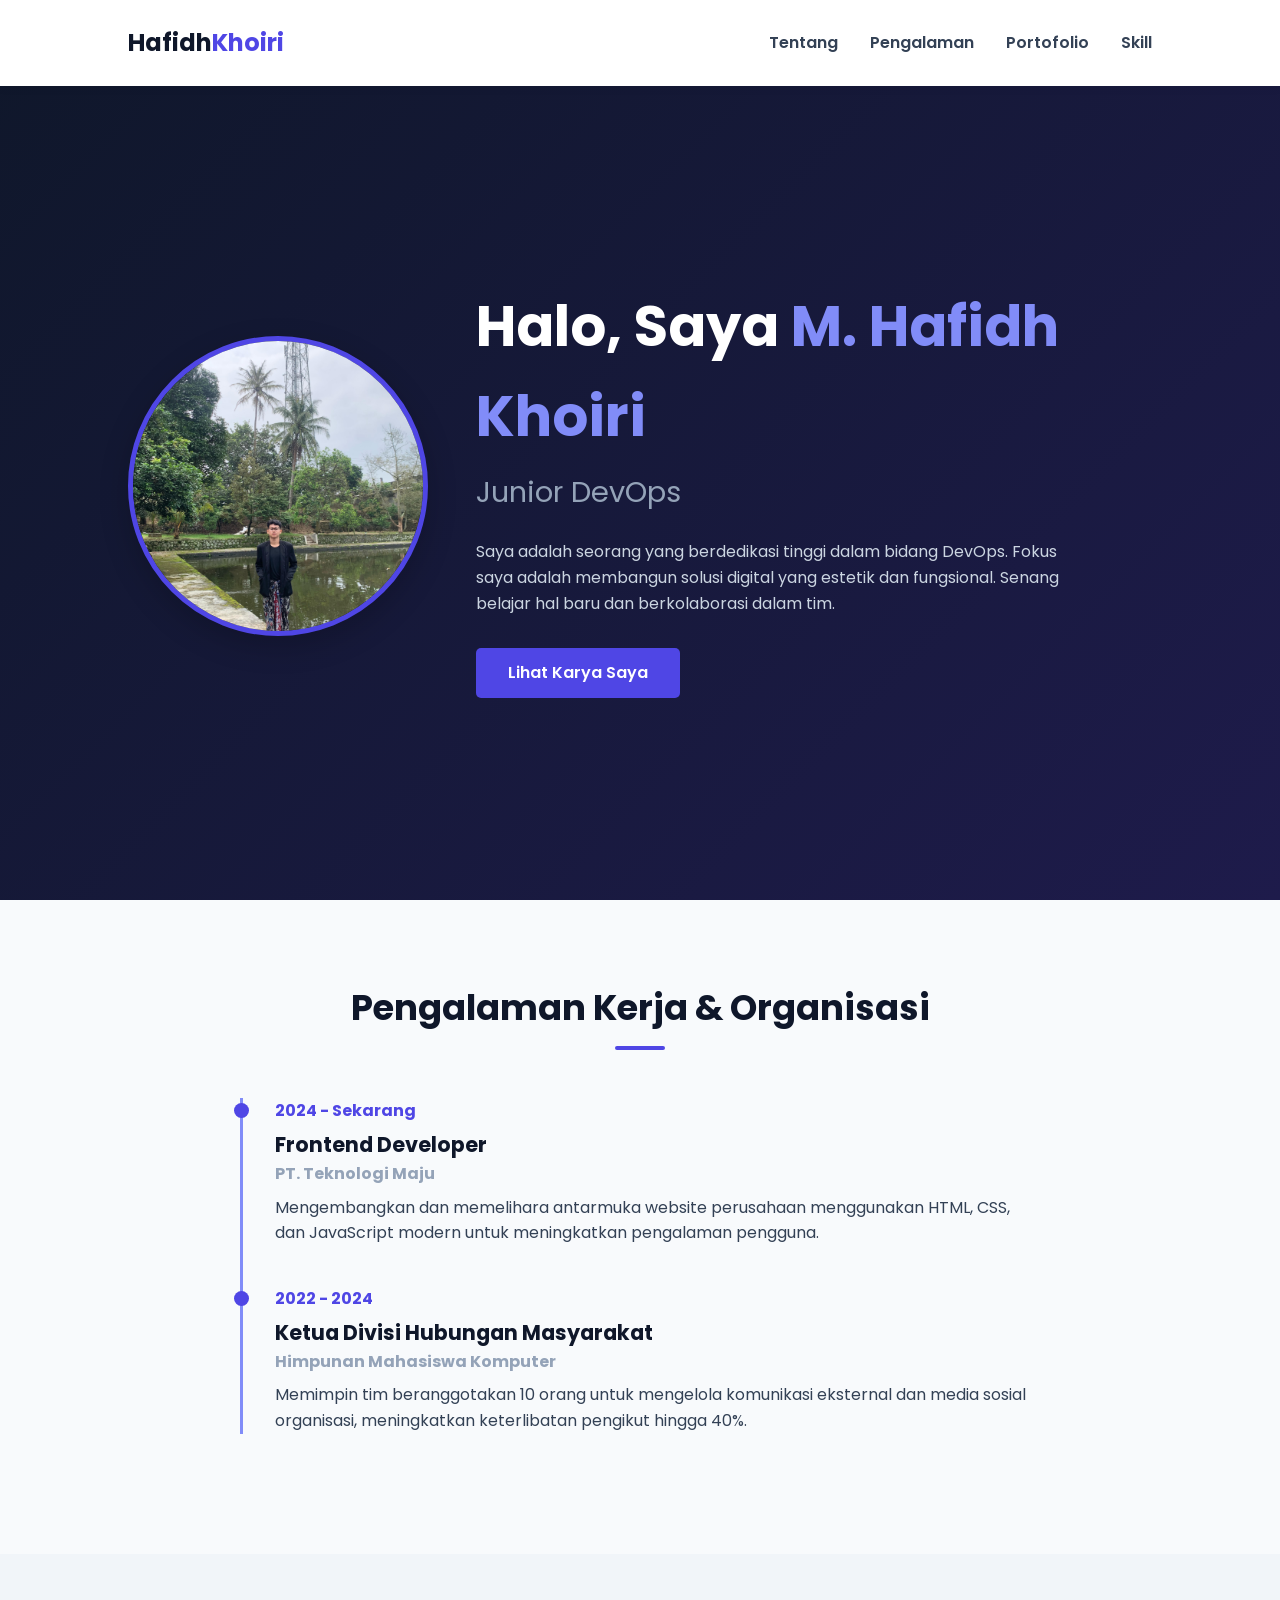
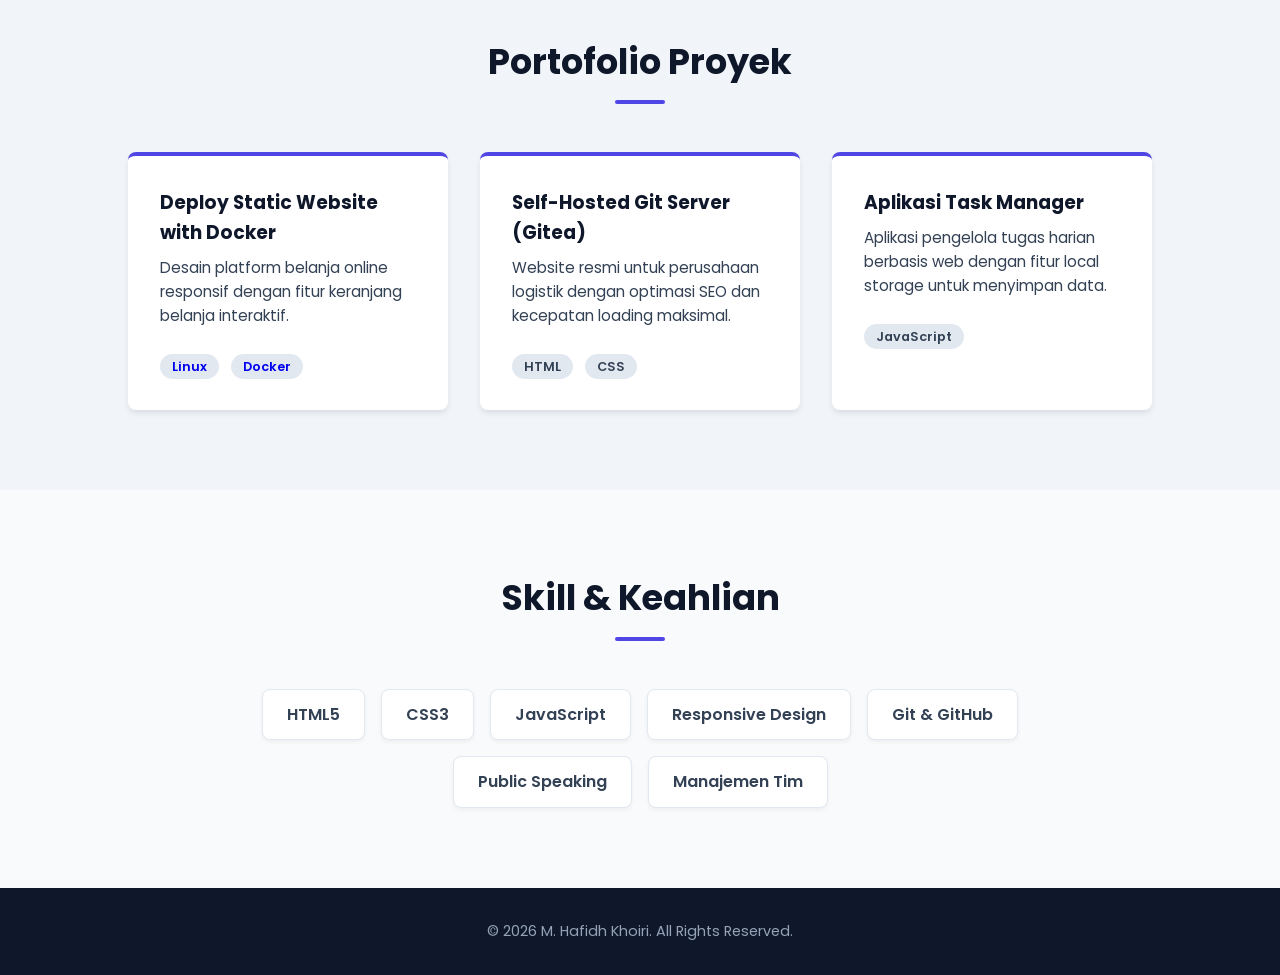
<file: index.html>
<!DOCTYPE html>
<html lang="id">
<head>
    <meta charset="UTF-8">
    <meta name="viewport" content="width=device-width, initial-scale=1.0">
    <title>Portofolio Saya</title>
    <link rel="stylesheet" href="style.css">
    <link href="https://fonts.googleapis.com/css2?family=Poppins:wght@300;400;600;700&display=swap" rel="stylesheet">
</head>
<body>

    <nav class="navbar">
        <div class="logo">Hafidh<span>Khoiri</span></div>
        <ul class="nav-links" id="navLinks">
            <li><a href="#about">Tentang</a></li>
            <li><a href="#experience">Pengalaman</a></li>
            <li><a href="#portfolio">Portofolio</a></li>
            <li><a href="#skills">Skill</a></li>
        </ul>
        <div class="menu-toggle" id="mobileMenu">
            <span class="bar"></span>
            <span class="bar"></span>
            <span class="bar"></span>
        </div>
    </nav>

<header id="about" class="hero-section">
    <div class="hero-container">
        
        <div class="hero-image">
            <img src="assets/foto1.jpeg" alt="Foto Hafidh">
        </div>

        <div class="hero-content">
            <h1>Halo, Saya <span>M. Hafidh Khoiri</span></h1>
            <h3>Junior DevOps</h3>
            <p>Saya adalah seorang yang berdedikasi tinggi dalam bidang DevOps. Fokus saya adalah membangun solusi digital yang estetik dan fungsional. Senang belajar hal baru dan berkolaborasi dalam tim.</p>
            <a href="#portfolio" class="btn">Lihat Karya Saya</a>
        </div>

    </div>
</header>

    <section id="experience" class="section">
        <h2 class="section-title">Pengalaman Kerja & Organisasi</h2>
        <div class="timeline">
            <div class="timeline-item">
                <div class="timeline-date">2024 - Sekarang</div>
                <div class="timeline-content">
                    <h3>Frontend Developer</h3>
                    <h4>PT. Teknologi Maju</h4>
                    <p>Mengembangkan dan memelihara antarmuka website perusahaan menggunakan HTML, CSS, dan JavaScript modern untuk meningkatkan pengalaman pengguna.</p>
                </div>
            </div>
            <div class="timeline-item">
                <div class="timeline-date">2022 - 2024</div>
                <div class="timeline-content">
                    <h3>Ketua Divisi Hubungan Masyarakat</h3>
                    <h4>Himpunan Mahasiswa Komputer</h4>
                    <p>Memimpin tim beranggotakan 10 orang untuk mengelola komunikasi eksternal dan media sosial organisasi, meningkatkan keterlibatan pengikut hingga 40%.</p>
                </div>
            </div>
        </div>
    </section>

    <section id="portfolio" class="section bg-light">
        <h2 class="section-title">Portofolio Proyek</h2>
        <div class="portfolio-grid">
            <a class="portfolio-card" href="portofolio/project-static.html">
                <div class="portfolio-info">
                    <h3>Deploy Static Website with Docker</h3>
                    <p>Desain platform belanja online responsif dengan fitur keranjang belanja interaktif.</p>
                    <span class="tag">Linux</span> <span class="tag">Docker</span>
                </div>
            </a>
            <div class="portfolio-card">
                <div class="portfolio-info">
                    <h3>Self-Hosted Git Server (Gitea)</h3>
                    <p>Website resmi untuk perusahaan logistik dengan optimasi SEO dan kecepatan loading maksimal.</p>
                    <span class="tag">HTML</span> <span class="tag">CSS</span>
                </div>
            </div>
            <div class="portfolio-card">
                <div class="portfolio-info">
                    <h3>Aplikasi Task Manager</h3>
                    <p>Aplikasi pengelola tugas harian berbasis web dengan fitur local storage untuk menyimpan data.</p>
                    <span class="tag">JavaScript</span>
                </div>
            </div>
        </div>
    </section>

    <section id="skills" class="section">
        <h2 class="section-title">Skill & Keahlian</h2>
        <div class="skills-container">
            <div class="skill-card">HTML5</div>
            <div class="skill-card">CSS3</div>
            <div class="skill-card">JavaScript</div>
            <div class="skill-card">Responsive Design</div>
            <div class="skill-card">Git & GitHub</div>
            <div class="skill-card">Public Speaking</div>
            <div class="skill-card">Manajemen Tim</div>
        </div>
    </section>

    <footer>
        <p>&copy; <span id="year"></span> M. Hafidh Khoiri. All Rights Reserved.</p>
    </footer>

    <script src="script.js"></script>
</body>
</html>
</file>
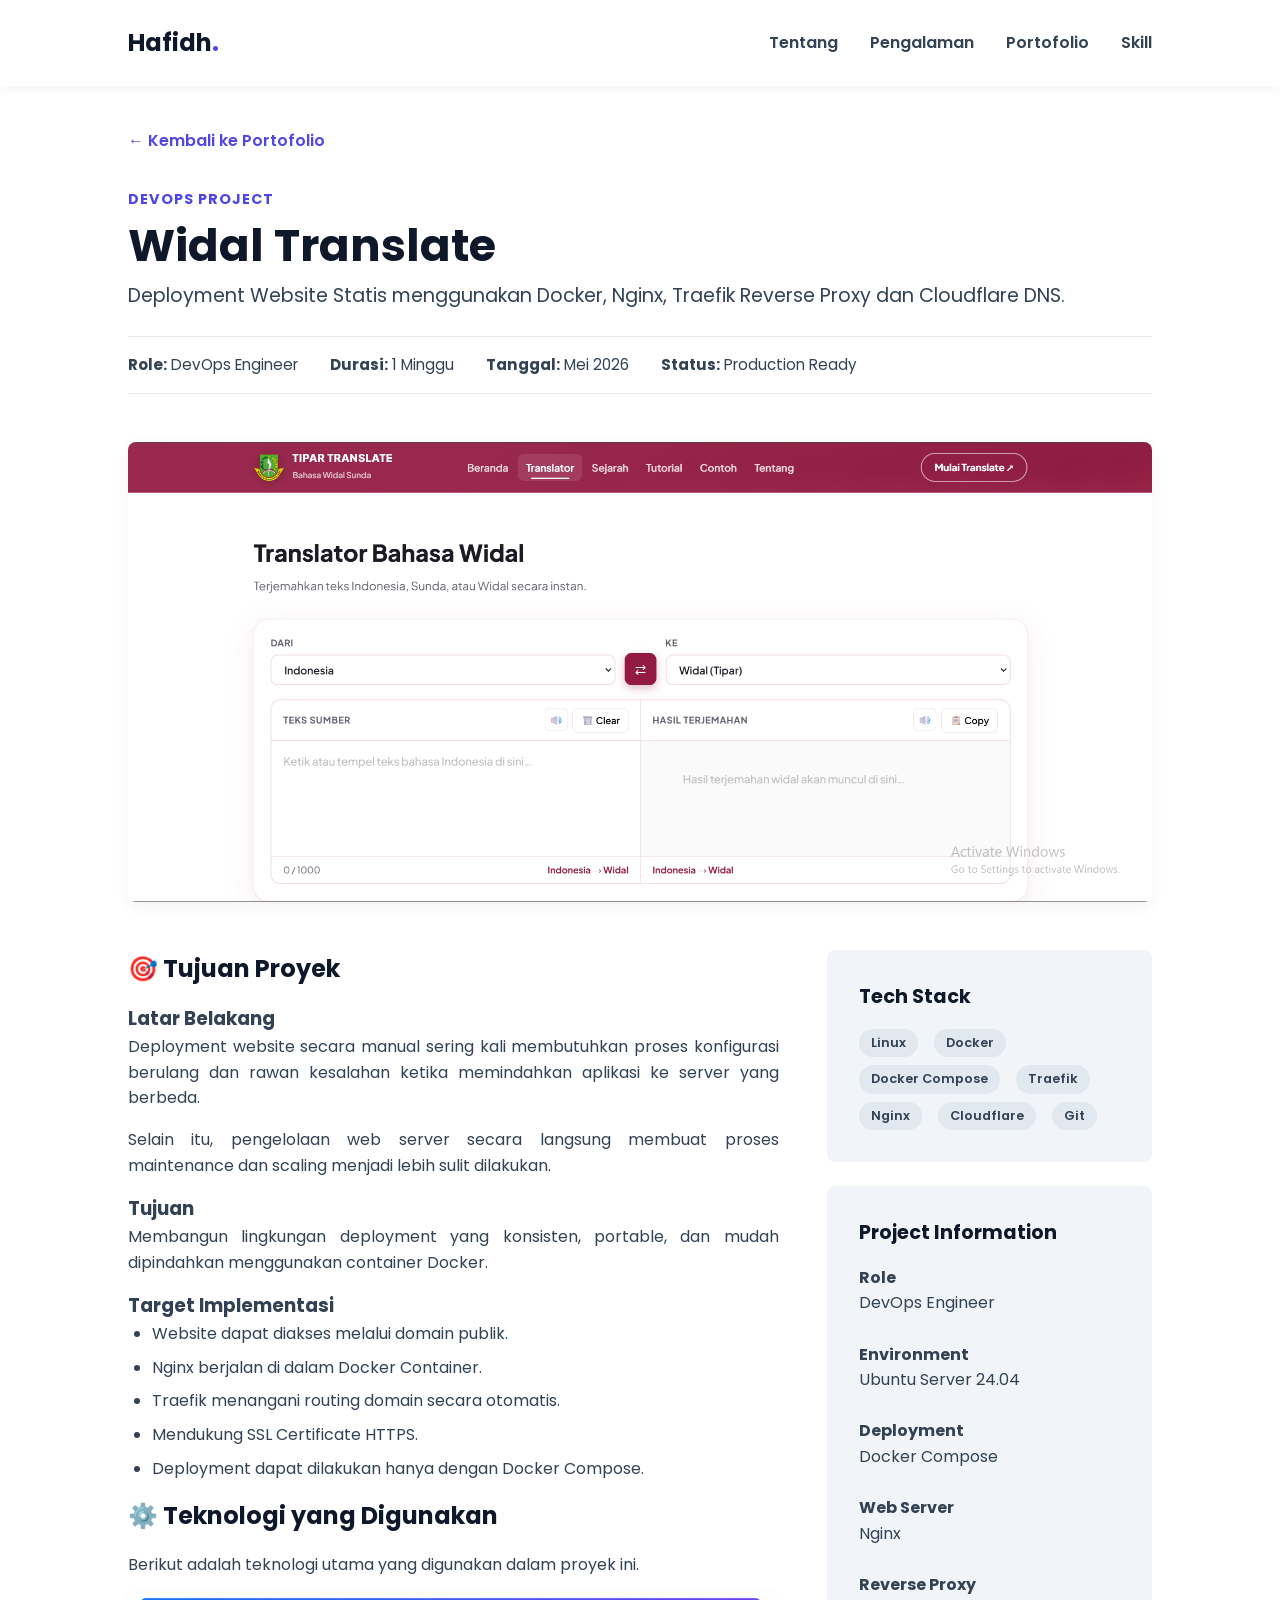
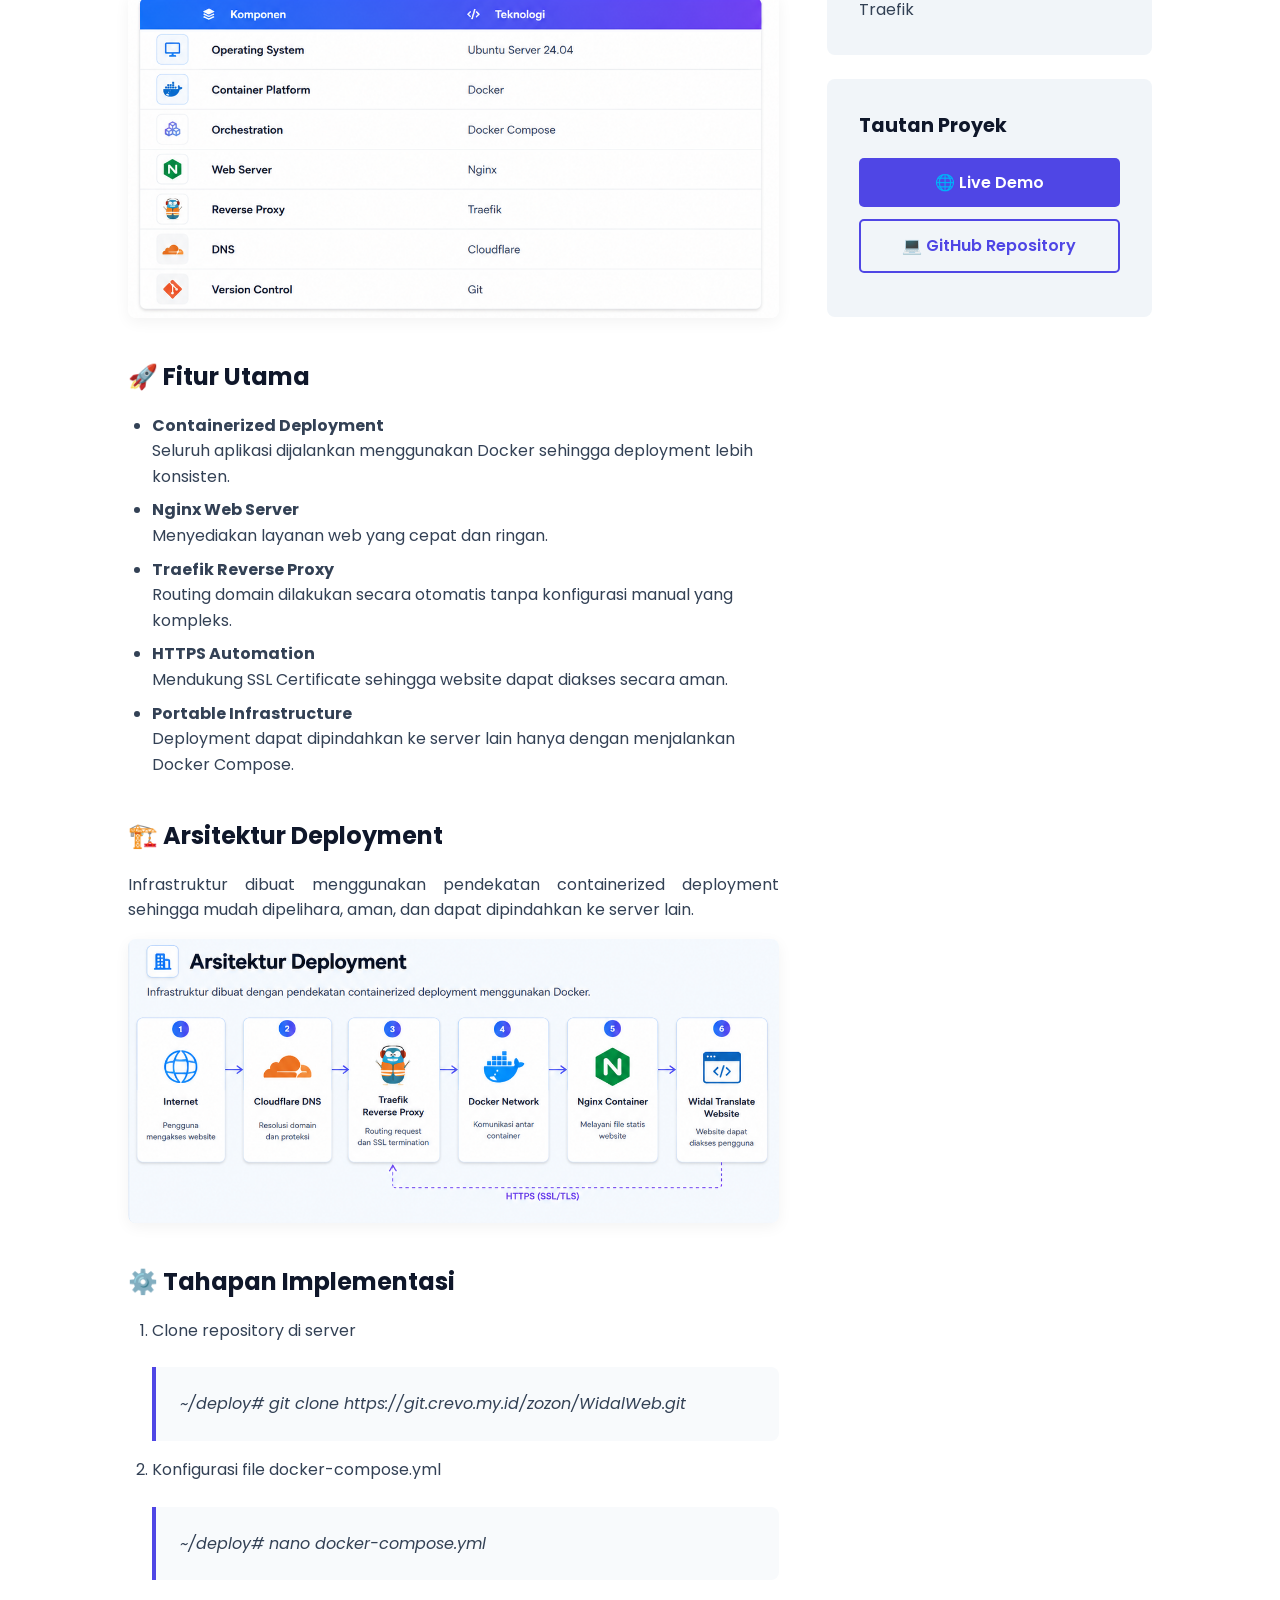
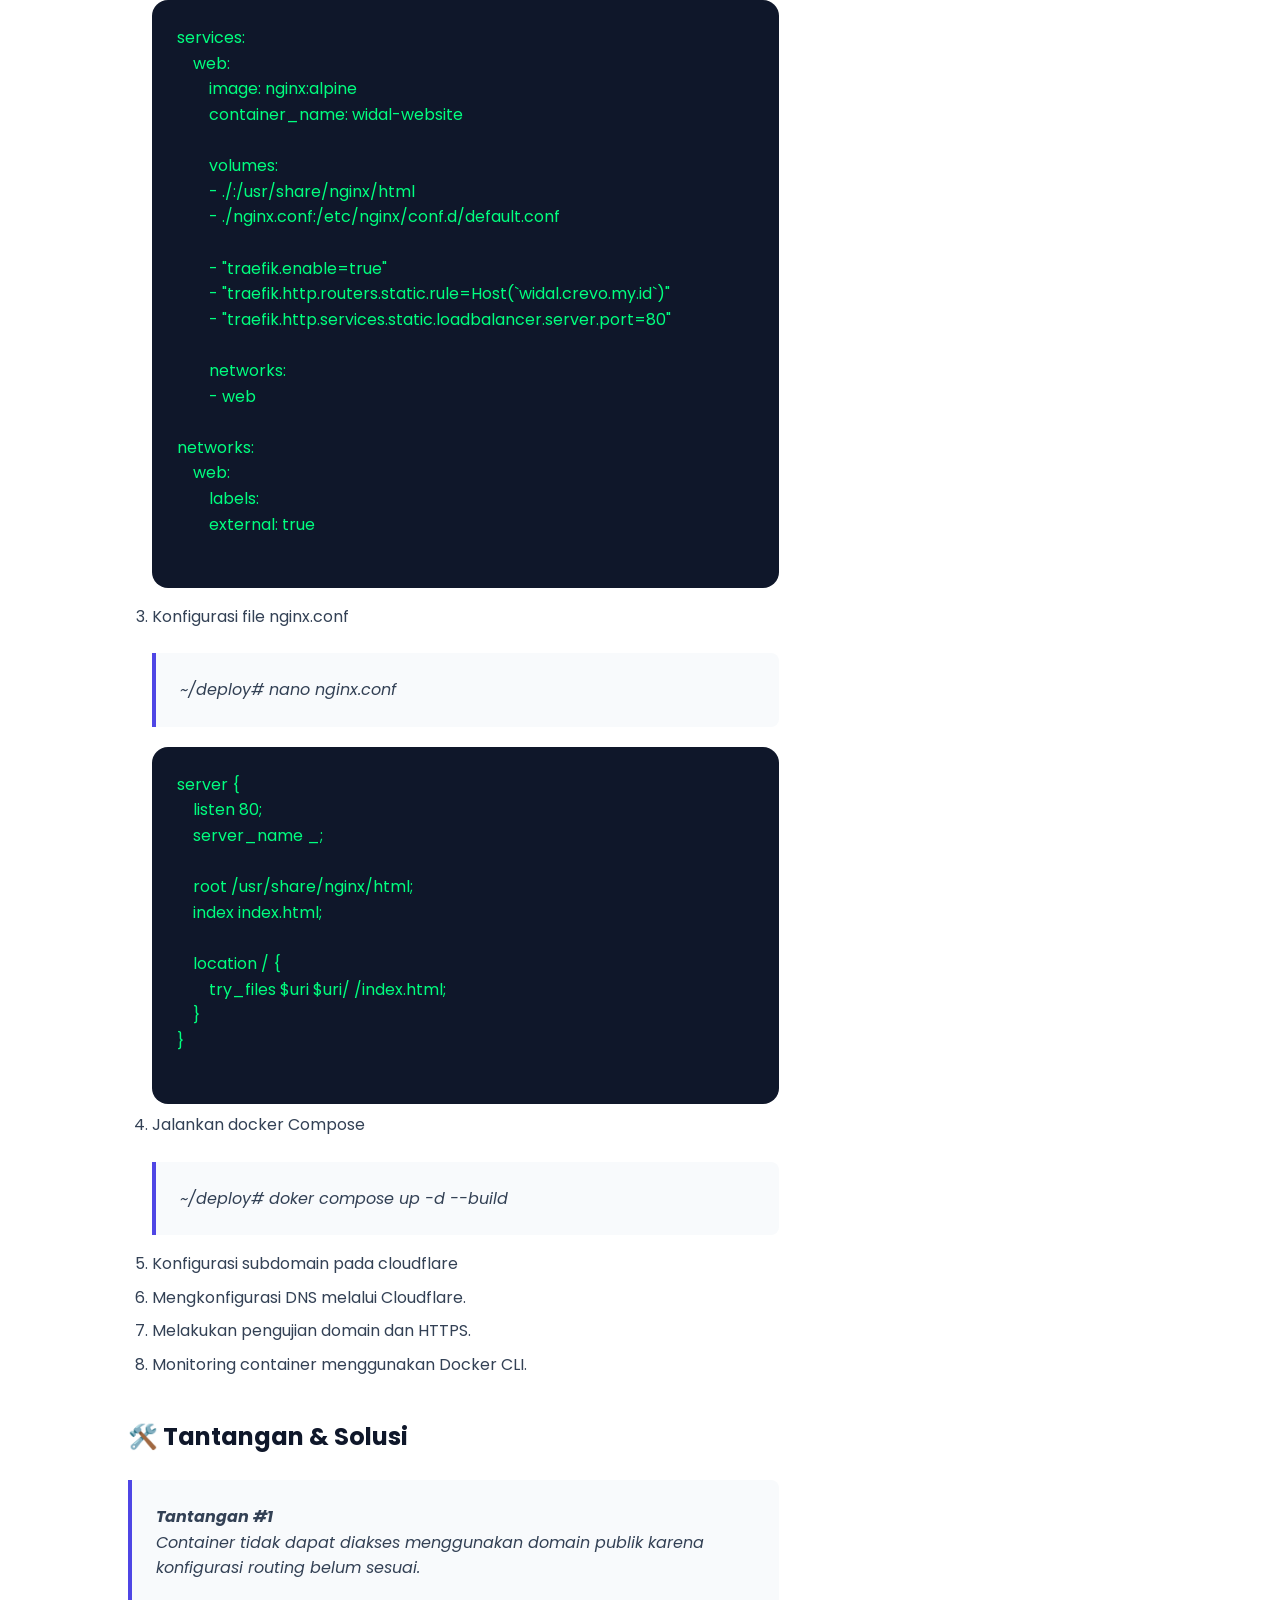
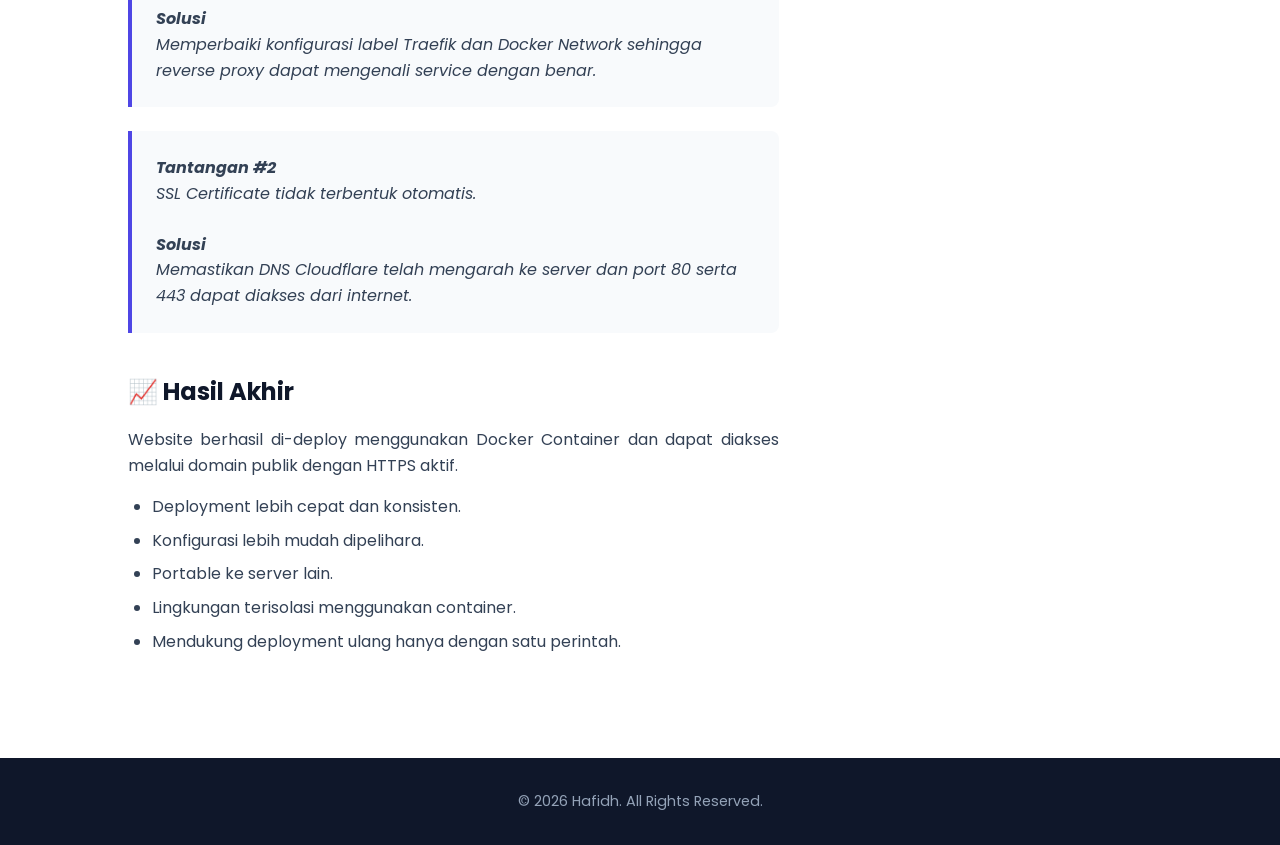
<file: portofolio/project-static.html>
<!DOCTYPE html>

<html lang="id">
<head>
    <meta charset="UTF-8">
    <meta name="viewport" content="width=device-width, initial-scale=1.0">
    <title>Widal Translate - DevOps Case Study</title>


<link rel="stylesheet"href="https://cdnjs.cloudflare.com/ajax/libs/font-awesome/6.5.1/css/all.min.css">
<link rel="stylesheet" href="../style.css">
<link href="https://fonts.googleapis.com/css2?family=Poppins:wght@300;400;500;600;700&display=swap" rel="stylesheet">


</head>
<body>

<!-- NAVBAR -->
<nav class="navbar">
    <div class="logo">Hafidh<span>.</span></div>

    <ul class="nav-links" id="navLinks">
        <li><a href="../index.html#about">Tentang</a></li>
        <li><a href="../index.html#experience">Pengalaman</a></li>
        <li><a href="../index.html#portfolio">Portofolio</a></li>
        <li><a href="../index.html#skills">Skill</a></li>
    </ul>

    <div class="menu-toggle" id="mobileMenu">
        <span class="bar"></span>
        <span class="bar"></span>
        <span class="bar"></span>
    </div>
</nav>

<!-- CONTENT -->
<main class="doc-section">
    <div class="doc-container">

        <a href="../index.html#portfolio" class="back-btn">
            ← Kembali ke Portofolio
        </a>

        <!-- HERO PROJECT -->
        <header class="doc-header">

            <span class="project-category">
                DevOps Project
            </span>

            <h1 class="project-title">
                Widal Translate
            </h1>

            <p class="project-subtitle">
                Deployment Website Statis menggunakan Docker, Nginx,
                Traefik Reverse Proxy dan Cloudflare DNS.
            </p>

            <div class="project-meta">
                <div class="meta-item">
                    <strong>Role:</strong> DevOps Engineer
                </div>

                <div class="meta-item">
                    <strong>Durasi:</strong> 1 Minggu
                </div>

                <div class="meta-item">
                    <strong>Tanggal:</strong> Mei 2026
                </div>

                <div class="meta-item">
                    <strong>Status:</strong> Production Ready
                </div>
            </div>

        </header>

        <!-- SCREENSHOT -->
        <section class="doc-gallery">
            <div class="main-preview">
                <img
                    src="../assets/Screenshot 2026-06-03 082359.png"
                    alt="Widal Translate Screenshot"
                    class="responsive-img">
            </div>
        </section>

        <div class="doc-grid">

            <!-- MAIN CONTENT -->
            <div class="doc-main-content">

                <!-- TUJUAN -->
                <section class="doc-block">

                    <h2>🎯 Tujuan Proyek</h2>

                    <h3>Latar Belakang</h3>

                    <p>
                        Deployment website secara manual sering kali
                        membutuhkan proses konfigurasi berulang dan rawan
                        kesalahan ketika memindahkan aplikasi ke server
                        yang berbeda.
                    </p>

                    <p>
                        Selain itu, pengelolaan web server secara langsung
                        membuat proses maintenance dan scaling menjadi
                        lebih sulit dilakukan.
                    </p>

                    <h3>Tujuan</h3>

                    <p>
                        Membangun lingkungan deployment yang konsisten,
                        portable, dan mudah dipindahkan menggunakan
                        container Docker.
                    </p>

                    <h3>Target Implementasi</h3>

                    <ul class="doc-list">
                        <li>Website dapat diakses melalui domain publik.</li>
                        <li>Nginx berjalan di dalam Docker Container.</li>
                        <li>Traefik menangani routing domain secara otomatis.</li>
                        <li>Mendukung SSL Certificate HTTPS.</li>
                        <li>Deployment dapat dilakukan hanya dengan Docker Compose.</li>
                    </ul>

                    <h2> ⚙️ Teknologi yang Digunakan </h2> 
                    <p class="section-desc"> Berikut adalah teknologi utama yang digunakan dalam proyek ini. </p>
                    <img class="responsive-img" src="../assets/teknologi.png" alt=""> 

                </section>

                <!-- FITUR -->
                <section class="doc-block">

                    <h2>🚀 Fitur Utama</h2>

                    <ul class="doc-list">

                        <li>
                            <strong>Containerized Deployment</strong><br>
                            Seluruh aplikasi dijalankan menggunakan Docker
                            sehingga deployment lebih konsisten.
                        </li>

                        <li>
                            <strong>Nginx Web Server</strong><br>
                            Menyediakan layanan web yang cepat dan ringan.
                        </li>

                        <li>
                            <strong>Traefik Reverse Proxy</strong><br>
                            Routing domain dilakukan secara otomatis tanpa
                            konfigurasi manual yang kompleks.
                        </li>

                        <li>
                            <strong>HTTPS Automation</strong><br>
                            Mendukung SSL Certificate sehingga website
                            dapat diakses secara aman.
                        </li>

                        <li>
                            <strong>Portable Infrastructure</strong><br>
                            Deployment dapat dipindahkan ke server lain
                            hanya dengan menjalankan Docker Compose.
                        </li>

                    </ul>

                </section>

                <!-- ARSITEKTUR -->
<section class="doc-block">

<h2>
    🏗️ Arsitektur Deployment
</h2>

<p>
    Infrastruktur dibuat menggunakan pendekatan containerized deployment
    sehingga mudah dipelihara, aman, dan dapat dipindahkan ke server lain.
</p>

<img class="responsive-img" src="../assets/alur.png" alt="">

</section>

                <!-- IMPLEMENTASI -->
                <section class="doc-block">

                    <h2>⚙️ Tahapan Implementasi</h2>

                    <ol class="doc-list">

                        <li>Clone repository di server</li>
                            <p class="doc-quote">~/deploy# git clone https://git.crevo.my.id/zozon/WidalWeb.git</p>
                        <li>
                            Konfigurasi file docker-compose.yml
                            <p class="doc-quote">~/deploy# nano docker-compose.yml
                                <div class="code-container">    
                                    <pre class="config">
services:
    web:
        image: nginx:alpine
        container_name: widal-website

        volumes:
        - ./:/usr/share/nginx/html
        - ./nginx.conf:/etc/nginx/conf.d/default.conf

        - "traefik.enable=true"
        - "traefik.http.routers.static.rule=Host(`widal.crevo.my.id`)"
        - "traefik.http.services.static.loadbalancer.server.port=80"
        
        networks:
        - web
        
networks:
    web:
        labels:
        external: true
    </pre>                                

                                </div>
                            </p>

                        </li>

                        <li>
                            Konfigurasi file nginx.conf
                            <p class="doc-quote">~/deploy# nano nginx.conf</p>
                            <div class="code-container">
                                <pre>
server {
    listen 80;
    server_name _;

    root /usr/share/nginx/html;
    index index.html;

    location / {
        try_files $uri $uri/ /index.html;
    }
}
                                </pre>
                            </div>
                        </li>

                        <li>
                            Jalankan docker Compose
                            <p class="doc-quote">~/deploy# doker compose up -d --build</p>
                        </li>

                        <li>
                            Konfigurasi subdomain pada cloudflare
                        </li>

                        <li>
                            Mengkonfigurasi DNS melalui Cloudflare.
                        </li>

                        <li>
                            Melakukan pengujian domain dan HTTPS.
                        </li>

                        <li>
                            Monitoring container menggunakan Docker CLI.
                        </li>

                    </ol>

                </section>

                <!-- CHALLENGE -->
                <section class="doc-block">

                    <h2>🛠️ Tantangan & Solusi</h2>

                    <blockquote class="doc-quote">

                        <strong>Tantangan #1</strong><br>
                        Container tidak dapat diakses menggunakan domain
                        publik karena konfigurasi routing belum sesuai.

                        <br><br>

                        <strong>Solusi</strong><br>
                        Memperbaiki konfigurasi label Traefik dan Docker
                        Network sehingga reverse proxy dapat mengenali
                        service dengan benar.

                    </blockquote>

                    <blockquote class="doc-quote">

                        <strong>Tantangan #2</strong><br>
                        SSL Certificate tidak terbentuk otomatis.

                        <br><br>

                        <strong>Solusi</strong><br>
                        Memastikan DNS Cloudflare telah mengarah ke server
                        dan port 80 serta 443 dapat diakses dari internet.

                    </blockquote>

                </section>

                <!-- HASIL -->
                <section class="doc-block">

                    <h2>📈 Hasil Akhir</h2>

                    <p>
                        Website berhasil di-deploy menggunakan Docker
                        Container dan dapat diakses melalui domain publik
                        dengan HTTPS aktif.
                    </p>

                    <ul class="doc-list">
                        <li>Deployment lebih cepat dan konsisten.</li>
                        <li>Konfigurasi lebih mudah dipelihara.</li>
                        <li>Portable ke server lain.</li>
                        <li>Lingkungan terisolasi menggunakan container.</li>
                        <li>Mendukung deployment ulang hanya dengan satu perintah.</li>
                    </ul>

                </section>

            </div>

            <!-- SIDEBAR -->
            <aside class="doc-sidebar">

                <div class="sidebar-card">

                    <h3>Tech Stack</h3>

                    <div class="tech-tags">
                        <span class="tag">Linux</span>
                        <span class="tag">Docker</span>
                        <span class="tag">Docker Compose</span>
                        <span class="tag">Traefik</span>
                        <span class="tag">Nginx</span>
                        <span class="tag">Cloudflare</span>
                        <span class="tag">Git</span>
                    </div>

                </div>

                <div class="sidebar-card">

                    <h3>Project Information</h3>

                    <p><strong>Role</strong><br>DevOps Engineer</p>

                    <br>

                    <p><strong>Environment</strong><br>Ubuntu Server 24.04</p>

                    <br>

                    <p><strong>Deployment</strong><br>Docker Compose</p>

                    <br>

                    <p><strong>Web Server</strong><br>Nginx</p>

                    <br>

                    <p><strong>Reverse Proxy</strong><br>Traefik</p>

                </div>

                <div class="sidebar-card">

                    <h3>Tautan Proyek</h3>

                    <a
                        href="https://widal.crevo.my.id/"
                        target="_blank"
                        class="btn btn-full">
                        🌐 Live Demo
                    </a>

                    <a
                        href="#"
                        target="_blank"
                        class="btn btn-full btn-outline">
                        💻 GitHub Repository
                    </a>

                </div>

            </aside>

        </div>

    </div>
</main>

<footer>
    <p>
        © 2026 Hafidh. All Rights Reserved.
    </p>
</footer>

<script src="../script.js"></script>

</body>
</html>
</file>
<file: style.css>
/* ==========================================================================
   1. RESET & BASE STYLES (Gaya Dasar)
   ========================================================================== */
* {
    margin: 0;
    padding: 0;
    box-sizing: border-box;
    font-family: 'Poppins', sans-serif;
    scroll-behavior: smooth;
}

:root {
    --primary-color: #4f46e5;
    --secondary-color: #818cf8;
    --dark-color: #0f172a;
    --light-color: #f8fafc;
    --text-dark: #334155;
    --text-light: #94a3b8;
}

a, u {
    text-decoration: none;
}

body {
    background-color: var(--light-color);
    color: var(--text-dark);
    line-height: 1.6;
}

/* ==========================================================================
   2. NAVBAR (Navigasi Atas)
   ========================================================================== */
.navbar {
    display: flex;
    justify-content: space-between;
    align-items: center;
    padding: 1.5rem 10%;
    background-color: white;
    position: fixed;
    top: 0;
    width: 100%;
    z-index: 1000;
    box-shadow: 0 2px 10px rgba(0, 0, 0, 0.05);
}

.logo {
    font-size: 1.5rem;
    font-weight: 700;
    color: var(--dark-color);
}

.logo span {
    color: var(--primary-color);
}

.nav-links {
    display: flex;
    list-style: none;
}

.nav-links li a {
    text-decoration: none;
    color: var(--text-dark);
    font-weight: 600;
    margin-left: 2rem;
    transition: color 0.3s ease;
}

.nav-links li a:hover {
    color: var(--primary-color);
}

/* ==========================================================================
   3. HERO SECTION (Halaman Utama Depan)
   ========================================================================== */
.hero-section {
    height: 100vh;
    display: flex;
    align-items: center;
    padding: 0 10%;
    background: linear-gradient(135deg, var(--dark-color) 0%, #1e1b4b 100%);
    color: white;
    padding-top: 80px;
}

.hero-container {
    display: flex;
    align-items: center;
    justify-content: space-between;
    gap: 3rem;
}

.hero-image img {
    width: 300px;
    height: 300px;
    object-fit: cover;
    border-radius: 50%;
    border: 5px solid var(--primary-color);
    box-shadow: 0 10px 30px rgba(0,0,0,0.2);
}

/* Mobile */
@media (max-width: 768px) {
    .hero-container {
        flex-direction: column;
        text-align: center;
    }

    .hero-image img {
        width: 200px;
        height: 200px;
    }
}

.hero-content h1 {
    font-size: 3.5rem;
    font-weight: 700;
    margin-bottom: 0.5rem;
}

.hero-content h1 span {
    color: var(--secondary-color);
}

.hero-content h3 {
    font-size: 1.8rem;
    color: var(--text-light);
    font-weight: 400;
    margin-bottom: 1.5rem;
}

.hero-content p {
    max-width: 600px;
    margin-bottom: 2rem;
    color: #cbd5e1;
}

.btn {
    display: inline-block;
    padding: 0.75rem 2rem;
    background-color: var(--primary-color);
    color: white;
    text-decoration: none;
    border-radius: 5px;
    font-weight: 600;
    transition: background 0.3s, transform 0.3s;
}

.btn:hover {
    background-color: var(--secondary-color);
    transform: translateY(-3px);
}

/* ==========================================================================
   4. LAYOUT UMUM & KOMPONEN
   ========================================================================== */
.section {
    padding: 5rem 10%;
}

.bg-light {
    background-color: #f1f5f9;
}

.section-title {
    font-size: 2.2rem;
    text-align: center;
    margin-bottom: 3rem;
    position: relative;
    color: var(--dark-color);
}

.section-title::after {
    content: '';
    display: block;
    width: 50px;
    height: 4px;
    background-color: var(--primary-color);
    margin: 10px auto 0 auto;
    border-radius: 2px;
}

.code-container{
    background:#0f172a;
    border-radius:16px;
    overflow:hidden;
    margin-top:20px;
}

.code-container pre{
    margin:0;
    padding:25px;
    overflow-x:auto;
    color:springgreen;
}

.code-container code{
    color:#4f46e5;
    font-family:'Courier New', monospace;
    font-size:.9rem;
    line-height:1.8;
}

/* ==========================================================================
   5. TIMELINE (Pengalaman Kerja / Organisasi)
   ========================================================================== */
.timeline {
    max-width: 800px;
    margin: 0 auto;
    position: relative;
    border-left: 3px solid var(--secondary-color);
    padding-left: 2rem;
}

.timeline-item {
    position: relative;
    margin-bottom: 2.5rem;
}

.timeline-item::before {
    content: '';
    position: absolute;
    left: calc(-2rem - 9px);
    top: 5px;
    width: 15px;
    height: 15px;
    border-radius: 50%;
    background-color: var(--primary-color);
}

.timeline-date {
    font-weight: 700;
    color: var(--primary-color);
    margin-bottom: 0.25rem;
}

.timeline-content h3 {
    font-size: 1.3rem;
    color: var(--dark-color);
}

.timeline-content h4 {
    font-size: 1rem;
    color: var(--text-light);
    margin-bottom: 0.5rem;
}

/* ==========================================================================
   6. PORTFOLIO CARD (Grid Proyek Halaman Depan)
   ========================================================================== */
.portfolio-grid {
    display: grid;
    grid-template-columns: repeat(auto-fit, minmax(300px, 1fr));
    gap: 2rem;
}

.portfolio-card {
    background-color: white;
    border-radius: 8px;
    overflow: hidden;
    box-shadow: 0 4px 6px -1px rgba(0,0,0,0.1);
    transition: transform 0.3s;
    padding: 2rem;
    border-top: 4px solid var(--primary-color);
}

.portfolio-card:hover {
    transform: translateY(-5px);
}

.portfolio-info h3 {
    margin-bottom: 0.5rem;
    color: var(--dark-color);
}

.portfolio-info p {
    font-size: 0.95rem;
    color: var(--text-dark);
    margin-bottom: 1.5rem;
}

.tag {
    background-color: #e2e8f0;
    padding: 0.25rem 0.75rem;
    border-radius: 20px;
    font-size: 0.8rem;
    font-weight: 600;
    margin-right: 0.5rem;
}

/* ==========================================================================
   7. SKILLS (Bagian Keahlian)
   ========================================================================== */
.skills-container {
    display: flex;
    flex-wrap: wrap;
    justify-content: center;
    gap: 1rem;
    max-width: 800px;
    margin: 0 auto;
}

.skill-card {
    background-color: white;
    padding: 0.75rem 1.5rem;
    border-radius: 8px;
    font-weight: 600;
    box-shadow: 0 2px 4px rgba(0,0,0,0.05);
    border: 1px solid #e2e8f0;
}

/* ==========================================================================
   8. HALAMAN DOKUMENTASI PROYEK (Project Case Study)
   ========================================================================== */
.doc-section {
    padding: 8rem 10% 4rem 10%; /* Ditambah padding top agar tidak tertutup navbar */
    background-color: #ffffff;
}

.doc-container {
    max-width: 1100px;
    margin: 0 auto;
}

.back-btn {
    display: inline-block;
    text-decoration: none;
    color: var(--primary-color);
    font-weight: 600;
    margin-bottom: 2rem;
    transition: transform 0.2s;
}

.back-btn:hover {
    transform: translateX(-5px);
}

.doc-header {
    margin-bottom: 3rem;
}

.project-category {
    font-size: 0.9rem;
    text-transform: uppercase;
    letter-spacing: 1px;
    color: var(--primary-color);
    font-weight: 700;
}

.project-title {
    font-size: 2.8rem;
    color: var(--dark-color);
    line-height: 1.2;
    margin: 0.5rem 0;
}

.project-subtitle {
    font-size: 1.2rem;
    color: var(--text-dark);
    margin-bottom: 1.5rem;
}

.project-meta {
    display: flex;
    flex-wrap: wrap;
    gap: 2rem;
    padding: 1rem 0;
    border-top: 1px solid #e2e8f0;
    border-bottom: 1px solid #e2e8f0;
}

.meta-item {
    font-size: 0.95rem;
    color: var(--text-dark);
}

/* Galeri Gambar Dokumentasi */
.doc-gallery {
    margin-bottom: 3rem;
}

.responsive-img {
    width: 100%;
    height: auto;
    display: block;
    border-radius: 8px;
    object-fit: cover;
    box-shadow: 0 4px 15px rgba(0,0,0,0.05);
}

.sub-previews {
    display: grid;
    grid-template-columns: 1fr 1fr;
    gap: 1.5rem;
    margin-top: 1.5rem;
}

/* Grid Konten Utama vs Sidebar */
.doc-grid {
    display: grid;
    grid-template-columns: 2fr 1fr;
    gap: 3rem;
}

.doc-block {
    margin-bottom: 2.5rem;
}

.doc-block h2 {
    font-size: 1.5rem;
    color: var(--dark-color);
    margin-bottom: 1rem;
}

.doc-block p {
    color: var(--text-dark);
    margin-bottom: 1rem;
    text-align: justify;
}

.doc-list {
    padding-left: 1.5rem;
    margin-bottom: 1rem;
    color: var(--text-dark);
}

.doc-list li {
    margin-bottom: 0.5rem;
}

.doc-quote {
    background-color: #f8fafc;
    border-left: 4px solid var(--primary-color);
    padding: 1.5rem;
    border-radius: 0 8px 8px 0;
    color: var(--text-dark);
    font-style: italic;
    margin: 1.5rem 0;
}

/* Sidebar Kanan */
.sidebar-card {
    background-color: #f1f5f9;
    padding: 2rem;
    border-radius: 8px;
    margin-bottom: 1.5rem;
}

.sidebar-card h3 {
    font-size: 1.2rem;
    color: var(--dark-color);
    margin-bottom: 1rem;
}

.tech-tags {
    display: flex;
    flex-wrap: wrap;
    gap: 0.5rem;
}

.btn-full {
    display: block;
    text-align: center;
    width: 100%;
    margin-bottom: 0.75rem;
}

.btn-outline {
    background-color: transparent;
    border: 2px solid var(--primary-color);
    color: var(--primary-color);
}

.btn-outline:hover {
    background-color: var(--primary-color);
    color: white;
}

/* ==========================================================================
   9. FOOTER (Bagian Bawah Web)
   ========================================================================== */
footer {
    background-color: var(--dark-color);
    color: var(--text-light);
    text-align: center;
    padding: 2rem;
    font-size: 0.9rem;
}

/* ==========================================================================
   10. MEDIA QUERIES (Responsif HP / Tablet)
   ========================================================================== */
.menu-toggle {
    display: none;
    cursor: pointer;
}

.bar {
    display: block;
    width: 25px;
    height: 3px;
    margin: 5px auto;
    background-color: var(--dark-color);
    transition: all 0.3s ease;
}

@media (max-width: 768px) {
    /* Navigasi Mobile */
    .menu-toggle { 
        display: block; 
    }
    .nav-links {
        position: absolute;
        top: 70px;
        left: -100%;
        flex-direction: column;
        background-color: white;
        width: 100%;
        text-align: center;
        transition: 0.3s;
        box-shadow: 0 10px 10px rgba(0,0,0,0.05);
    }
    .nav-links.active { 
        left: 0; 
    }
    .nav-links li { 
        margin: 1.5rem 0; 
    }
    .nav-links li a { 
        margin-left: 0; 
    }
    
    /* Hero Mobile */
    .hero-content h1 { 
        font-size: 2.5rem; 
    }
    
    /* Dokumentasi Proyek Mobile */
    .doc-section {
        padding: 6rem 5% 4rem 5%;
    }
    .project-title {
        font-size: 2rem;
    }
    .sub-previews {
        grid-template-columns: 1fr;
    }
    .doc-grid {
        grid-template-columns: 1fr;
        gap: 2rem;
    }
    .section-desc{
    margin-bottom:20px;
    color:#64748b;
}
/* ==========================================
MODERN TECHNOLOGY TABLE
========================================== */

.section-desc{
margin-bottom:20px;
color:#64748b;
}

.modern-tech-table{
background:#fff;
border-radius:20px;
overflow:hidden;
border:1px solid #e2e8f0;
box-shadow:0 10px 30px rgba(0,0,0,.05);
margin-top:20px;
}

.table-header{
display:grid;
grid-template-columns:1fr 1fr;
background:linear-gradient(135deg,#2563eb,#7c3aed);
color:white;
font-weight:600;
}

.table-header div{
padding:18px 24px;
}

.table-row{
display:grid;
grid-template-columns:1fr 1fr;
border-bottom:1px solid #e2e8f0;
transition:.3s;
}

.table-row:hover

.table-row:last-child{
border-bottom:none;
}

.table-row div{
padding:18px 24px;
}

/* ==========================================
DEPLOYMENT ARCHITECTURE
========================================== */

.architecture-flow{
display:flex;
align-items:center;
justify-content:center;
gap:15px;
flex-wrap:wrap;
margin-top:30px;
}

.arch-card{
width:170px;
min-height:220px;
background:white;
border:1px solid #dbeafe;
border-radius:20px;
padding:20px;
text-align:center;
position:relative;
box-shadow:0 8px 20px rgba(0,0,0,.06);
transition:.3s;
}

.arch-card:hover{
transform:translateY(-5px);
}

.arch-number{
position:absolute;
top:12px;
left:12px;
width:30px;
height:30px;
background:#2563eb;
color:white;
border-radius:50%;
display:flex;
justify-content:center;
align-items:center;
font-size:14px;
font-weight:600;
}

.arch-icon{
font-size:48px;
margin-top:20px;
margin-bottom:10px;
}

.arch-card h4{
font-size:1rem;
margin-bottom:10px;
color:#0f172a;
}

.arch-card p{
font-size:.85rem;
color:#64748b;
}

.arch-arrow{
font-size:28px;
color:#2563eb;
font-weight:bold;
}

/* ==========================================
DOC BLOCK IMPROVEMENT
========================================== */

.doc-block{
background:white;
padding:30px;
border-radius:20px;
box-shadow:0 5px 20px rgba(0,0,0,.04);
margin-bottom:30px;
}

.doc-block h2{
display:flex;
align-items:center;
gap:10px;
margin-bottom:15px;
}

/* ==========================================
MOBILE RESPONSIVE
========================================== */

@media(max-width:768px){
.table-header,
.table-row{
    grid-template-columns:1fr;
}

.architecture-flow{
    flex-direction:column;
}

.arch-arrow{
    transform:rotate(90deg);
}

.arch-card{
    width:100%;
    max-width:300px;
}

.config{
    color: #818cf8;   
}
}
}
</file>
